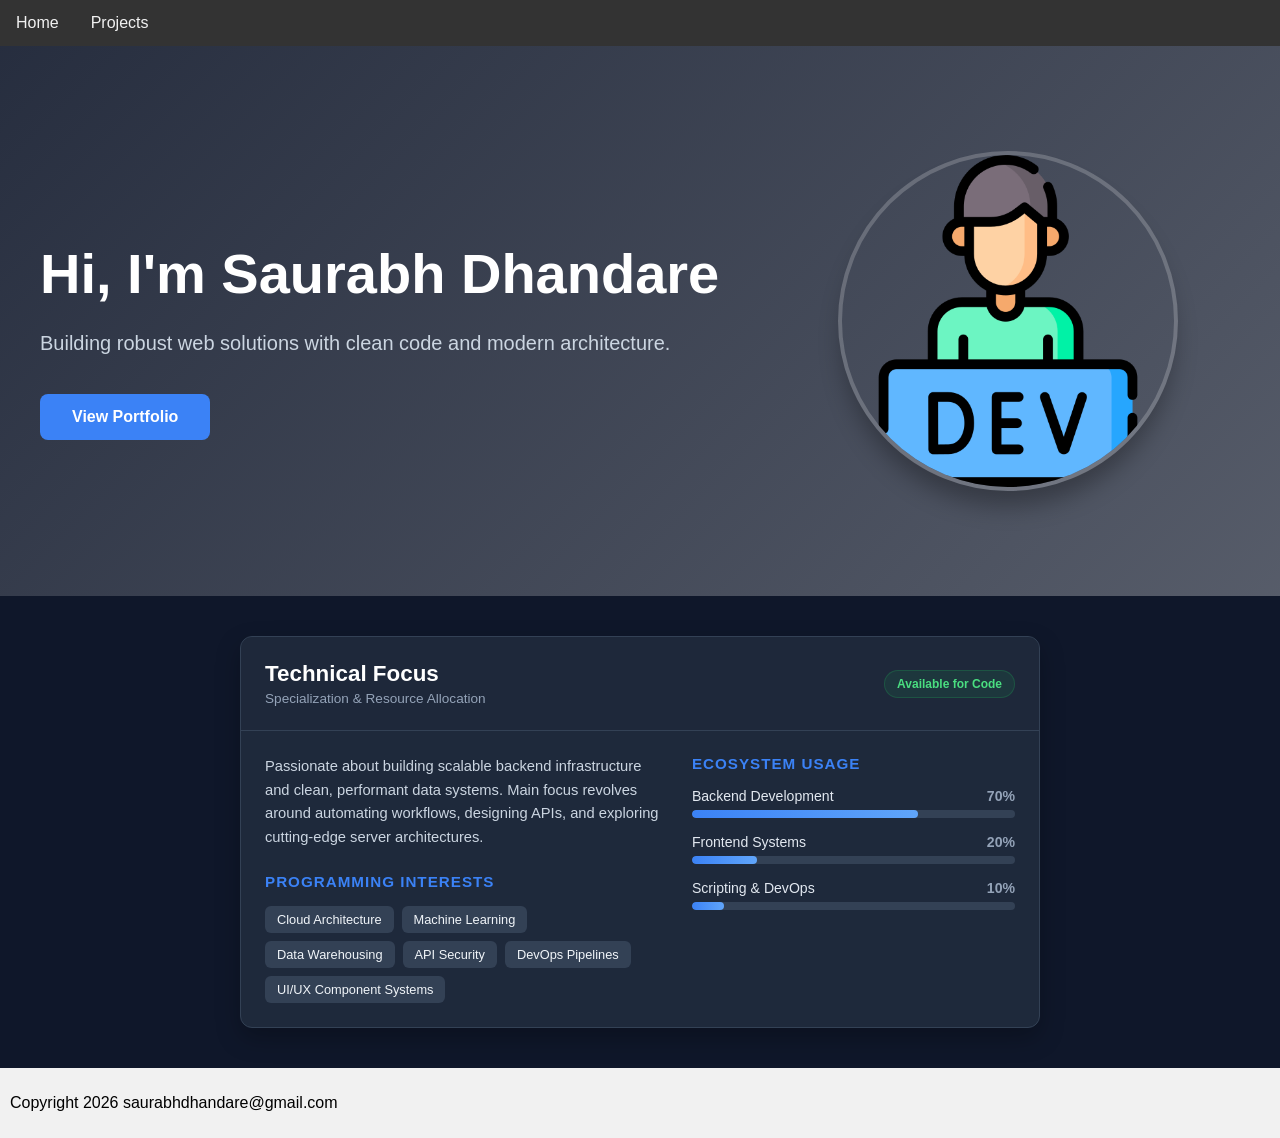
<file: index.html>
<!DOCTYPE html>
<html lang="en">
<head>
    <meta charset="UTF-8">
    <meta name="viewport" content="width=device-width, initial-scale=1.0">
    <title>Saurabh Dhandare Portfolio</title>
    <link rel="stylesheet" href="style.css">
</head>
<body>
  <div class="topnav">
  <a href="index.html">Home</a>
  <a href="projects.html">Projects</a>
</div>

<!-- banner -->
 <div class="hero-banner">
  <div class="banner-overlay"></div>
  <div class="banner-container">
    
    <!-- Left Column: Text & CTA -->
    <div class="banner-content">
      <h1 class="banner-title">Hi, I'm Saurabh Dhandare</h1>
      <p class="banner-subtitle">Building robust web solutions with clean code and modern architecture.</p>
      <a href="projects.html" class="banner-btn">View Portfolio</a>
    </div>

    <!-- Right Column: Developer Photo -->
    <div class="banner-photo-wrapper">
      <img src="dev.png" alt="Developer Portrait" class="banner-photo">
    </div>
  </div>
</div>
<div class="profile-box-container">
  
  <!-- Profile Description Box -->
  <div class="profile-box">
    
    <!-- Top Meta Section -->
    <div class="profile-header">
      <div class="profile-title-area">
        <h3 class="profile-name">Technical Focus</h3>
        <p class="profile-tagline">Specialization & Resource Allocation</p>
      </div>
      <span class="status-badge">Available for Code</span>
    </div>

    <!-- Main Content Grid split into Bio & Technical lists -->
    <div class="profile-body">
      
      <!-- Left Column: Core Bio & General Interests -->
      <div class="body-col-left">
        <p class="bio-text">
          Passionate about building scalable backend infrastructure and clean, performant data systems. Main focus revolves around automating workflows, designing APIs, and exploring cutting-edge server architectures.
        </p>
        
        <h4 class="sub-heading">Programming Interests</h4>
        <div class="interests-grid">
          <span class="interest-tag">Cloud Architecture</span>
          <span class="interest-tag">Machine Learning</span>
          <span class="interest-tag">Data Warehousing</span>
          <span class="interest-tag">API Security</span>
          <span class="interest-tag">DevOps Pipelines</span>
          <span class="interest-tag">UI/UX Component Systems</span>
        </div>
      </div>

      <!-- Right Column: Usage & Ecosystem Metrics -->
      <div class="body-col-right">
        <h4 class="sub-heading">Ecosystem Usage</h4>
        
        <!-- Usage Meter 1 -->
        <div class="usage-item">
          <div class="usage-meta">
            <span class="lang-name">Backend Development</span>
            <span class="percentage">70%</span>
          </div>
          <div class="progress-bar">
            <div class="fill-bar" style="width: 70%;"></div>
          </div>
        </div>

        <!-- Usage Meter 2 -->
        <div class="usage-item">
          <div class="usage-meta">
            <span class="lang-name">Frontend Systems</span>
            <span class="percentage">20%</span>
          </div>
          <div class="progress-bar">
            <div class="fill-bar" style="width: 20%;"></div>
          </div>
        </div>

        <!-- Usage Meter 3 -->
        <div class="usage-item">
          <div class="usage-meta">
            <span class="lang-name">Scripting & DevOps</span>
            <span class="percentage">10%</span>
          </div>
          <div class="progress-bar">
            <div class="fill-bar" style="width: 10%;"></div>
          </div>
        </div>

      </div>
    </div>

  </div>
</div>

<div class="footer">
  <p>Copyright 2026 saurabhdhandare@gmail.com</p>
</div>
</body>
</html>
</file>
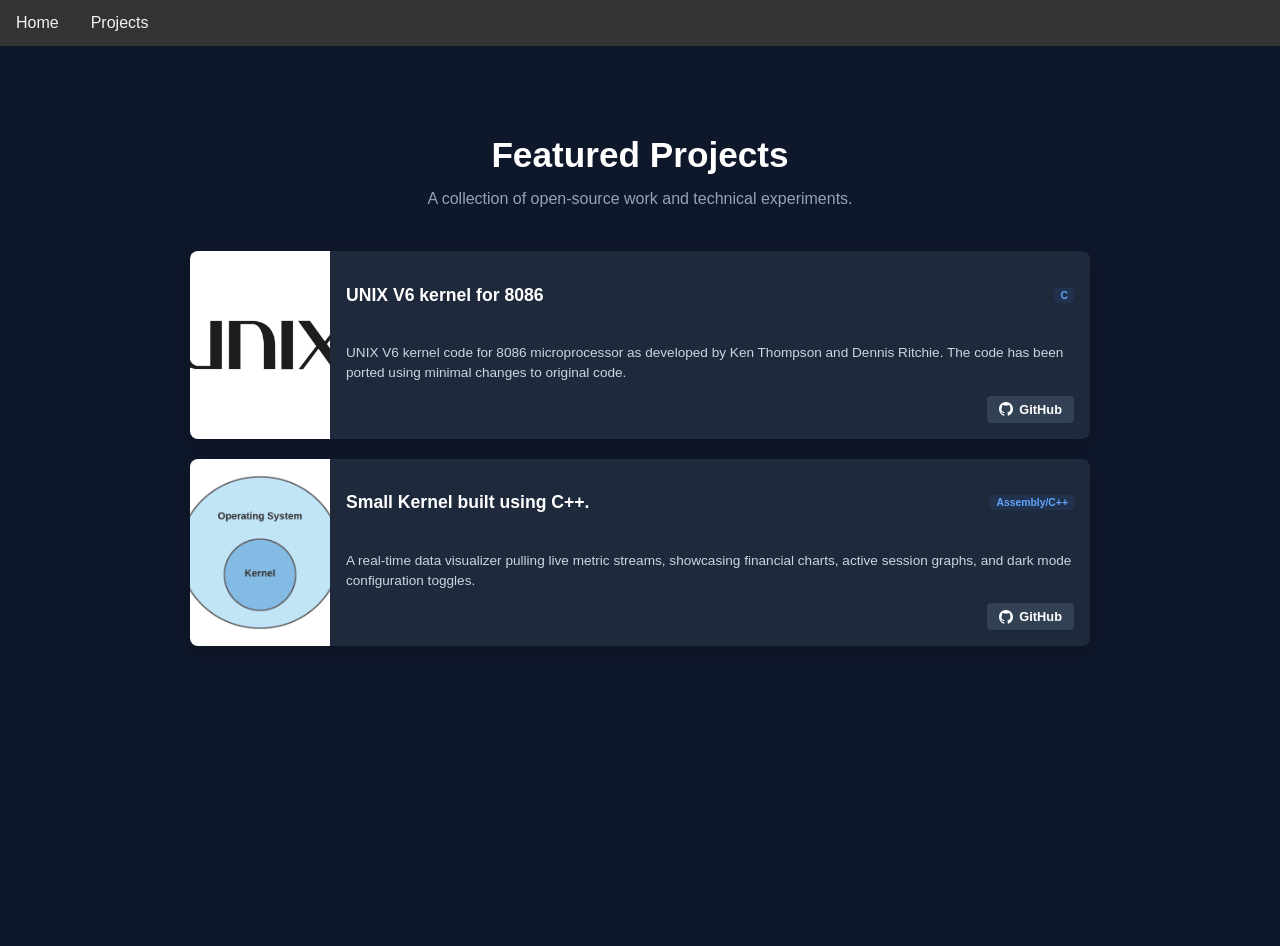
<file: projects.html>
<!DOCTYPE html>
<html lang="en">
<head>
    <meta charset="UTF-8">
    <meta name="viewport" content="width=device-width, initial-scale=1.0">
    <title>Saurabh Dhandare Portfolio</title>
    <link rel="stylesheet" href="style.css">
</head>
<body>
  <div class="topnav">
  <a href="index.html">Home</a>
  <a href="projects.html">Projects</a>
</div>

<div class="projects-section">
  <div class="projects-container">
    
    <!-- Section Header -->
    <div class="projects-header">
      <h2 class="section-title">Featured Projects</h2>
      <p class="section-subtitle">A collection of open-source work and technical experiments.</p>
    </div>

    <!-- Ultra-Compact Projects Layout -->
    <div class="projects-grid">
      
      <!-- Card 1 -->
      <div class="project-card">
        <div class="project-img-wrapper">
          <img src="unix.png" alt="UNIX for 8086" class="project-img">
        </div>
        <div class="project-info">
          <div class="project-meta-row">
            <h3 class="project-name">UNIX V6 kernel for 8086</h3>
            <div class="project-tags">
              <span class="tag">C</span>
            </div>
          </div>
          <p class="project-desc">UNIX V6 kernel code for 8086 microprocessor as developed by Ken Thompson and Dennis Ritchie. The code has been ported using minimal changes to original code.</p>
          <div class="project-links">
            <a href="https://github.com/saurabhdare/UnixV6-8086" target="_blank" rel="noopener noreferrer" class="link-btn github-btn">
              <svg class="icon" viewBox="0 0 24 24"><path d="M12 0c-6.626 0-12 5.373-12 12 0 5.302 3.438 9.8 8.207 11.387.599.111.793-.261.793-.577v-2.234c-3.338.726-4.033-1.416-4.033-1.416-.546-1.387-1.333-1.756-1.333-1.756-1.089-.745.083-.729.083-.729 1.205.084 1.839 1.237 1.839 1.237 1.07 1.834 2.807 1.304 3.492.997.107-.775.418-1.305.762-1.604-2.665-.305-5.467-1.334-5.467-5.931 0-1.311.469-2.381 1.236-3.221-.124-.303-.535-1.524.117-3.176 0 0 1.008-.322 3.301 1.23.957-.266 1.983-.399 3.003-.404 1.02.005 2.047.138 3.006.404 2.291-1.552 3.297-1.23 3.297-1.23.653 1.653.242 2.874.118 3.176.77.84 1.235 1.911 1.235 3.221 0 4.609-2.807 5.624-5.479 5.921.43.372.823 1.102.823 2.222v3.293c0 .319.192.694.801.576 4.765-1.589 8.199-6.086 8.199-11.386 0-6.627-5.373-12-12-12z"/></svg>
              GitHub
            </a>
          </div>
        </div>
      </div>

      <!-- Card 2 -->
      <div class="project-card">
        <div class="project-img-wrapper">
          <img src="kernel.png" alt="Dashboard Project" class="project-img">
        </div>
        <div class="project-info">
          <div class="project-meta-row">
            <h3 class="project-name">Small Kernel built using C++.</h3>
            <div class="project-tags">
              <span class="tag">Assembly/C++</span>
            </div>
          </div>
          <p class="project-desc">A real-time data visualizer pulling live metric streams, showcasing financial charts, active session graphs, and dark mode configuration toggles.</p>
          <div class="project-links">
            <a href="https://github.com/saurabhdare/kernel" target="_blank" rel="noopener noreferrer" class="link-btn github-btn">
              <svg class="icon" viewBox="0 0 24 24"><path d="M12 0c-6.626 0-12 5.373-12 12 0 5.302 3.438 9.8 8.207 11.387.599.111.793-.261.793-.577v-2.234c-3.338.726-4.033-1.416-4.033-1.416-.546-1.387-1.333-1.756-1.333-1.756-1.089-.745.083-.729.083-.729 1.205.084 1.839 1.237 1.839 1.237 1.07 1.834 2.807 1.304 3.492.997.107-.775.418-1.305.762-1.604-2.665-.305-5.467-1.334-5.467-5.931 0-1.311.469-2.381 1.236-3.221-.124-.303-.535-1.524.117-3.176 0 0 1.008-.322 3.301 1.23.957-.266 1.983-.399 3.003-.404 1.02.005 2.047.138 3.006.404 2.291-1.552 3.297-1.23 3.297-1.23.653 1.653.242 2.874.118 3.176.77.84 1.235 1.911 1.235 3.221 0 4.609-2.807 5.624-5.479 5.921.43.372.823 1.102.823 2.222v3.293c0 .319.192.694.801.576 4.765-1.589 8.199-6.086 8.199-11.386 0-6.627-5.373-12-12-12z"/></svg>
              GitHub
            </a>
          </div>
        </div>
      </div>

    </div>
  </div>
</div>



</body>
</html>
</file>
<file: style.css>
* {
  box-sizing: border-box;
  font-family: Arial, Helvetica, sans-serif;
}

body {
  margin: 0;
  font-family: Arial, Helvetica, sans-serif;
}

/* Style the top navigation bar */
.topnav {
  overflow: hidden;
  background-color: #333;
}

/* Style the topnav links */
.topnav a {
  float: left;
  display: block;
  color: #f2f2f2;
  text-align: center;
  padding: 14px 16px;
  text-decoration: none;
}

/* Change color on hover */
.topnav a:hover {
  background-color: #ddd;
  color: black;
}

/* Banner Main Section */
.hero-banner {
  position: relative;
  width: 100%;
  min-height: 550px;
  background-image: url('https://picsum.photos'); /* Hero background image */
  background-size: cover;
  background-position: center;
  background-repeat: no-repeat;
  display: flex;
  align-items: center;
  justify-content: center;
  padding: 60px 20px;
  overflow: hidden;
  box-sizing: border-box;
}

/* Background Dark Tint Overlay */
.banner-overlay {
  position: absolute;
  top: 0;
  left: 0;
  width: 100%;
  height: 100%;
  background: linear-gradient(135deg, rgba(15, 23, 42, 0.9) 0%, rgba(15, 23, 42, 0.7) 100%);
  z-index: 1;
}

/* Two-Column Layout Grid Container */
.banner-container {
  position: relative;
  z-index: 2;
  width: 100%;
  max-width: 1200px;
  display: grid;
  grid-template-columns: 1.2fr 0.8fr; /* Gives text column slightly more weight */
  gap: 40px;
  align-items: center;
  font-family: 'Segoe UI', Roboto, Helvetica, Arial, sans-serif;
}

/* Left Column Styling */
.banner-content {
  color: #ffffff;
}

.banner-title {
  font-size: 3.5rem;
  margin-bottom: 20px;
  font-weight: 800;
  line-height: 1.2;
}

.banner-subtitle {
  font-size: 1.25rem;
  line-height: 1.6;
  margin-bottom: 35px;
  color: #cbd5e1; /* Smooth grey-blue tone */
}

.banner-btn {
  display: inline-block;
  padding: 14px 32px;
  font-size: 1rem;
  color: #ffffff;
  background-color: #3b82f6; /* Modern indigo/blue */
  text-decoration: none;
  border-radius: 8px;
  font-weight: 600;
  transition: background-color 0.2s ease, transform 0.2s ease;
}

.banner-btn:hover {
  background-color: #2563eb;
  transform: translateY(-2px);
}

/* Right Column & Developer Photo Styling */
.banner-photo-wrapper {
  display: flex;
  justify-content: center;
  align-items: center;
}

.banner-photo {
  width: 100%;
  max-width: 340px;
  height: auto;
  aspect-ratio: 1 / 1; /* Forces a perfect square */
  object-fit: cover;
  border-radius: 50%; /* Rounded circular cut */
  border: 4px solid rgba(255, 255, 255, 0.2);
  box-shadow: 0 20px 25px -5px rgba(0, 0, 0, 0.3);
}

/* Responsive Grid for Mobile Screens */
@media (max-width: 900px) {
  .banner-container {
    grid-template-columns: 1fr; /* Swaps to single-column stacking */
    text-align: center;
    gap: 50px;
  }
  
  .banner-photo-wrapper {
    grid-row: 1; /* Pushes photo above text on mobile devices */
  }

  .banner-photo {
    max-width: 240px; /* Scales down photo for small screens */
  }

  .banner-title {
    font-size: 2.5rem;
  }

  .banner-subtitle {
    font-size: 1.1rem;
  }
}

/* Container Base Styles */
.projects-section {
  background-color: #0f172a;
  padding: 60px 20px;
  min-height: 100vh;
  box-sizing: border-box;
  font-family: 'Segoe UI', Roboto, sans-serif;
}

.projects-container {
  max-width: 900px; /* Narrowed to fit the row style perfectly */
  margin: 0 auto;
}

/* Header Text Styles */
.projects-header {
  text-align: center;
  margin-bottom: 40px;
}

.section-title {
  font-size: 2.2rem;
  color: #ffffff;
  margin-bottom: 12px;
  font-weight: 700;
}

.section-subtitle {
  font-size: 1rem;
  color: #94a3b8;
  max-width: 550px;
  margin: 0 auto;
  line-height: 1.5;
}

/* Flex Column Layout */
.projects-grid {
  display: flex;
  flex-direction: column;
  gap: 20px;
}

/* Horizontal Row Card Configuration */
.project-card {
  background-color: #1e293b;
  border-radius: 8px;
  overflow: hidden;
  box-shadow: 0 4px 15px rgba(0, 0, 0, 0.2);
  display: flex; /* Forces image and info side-by-side */
  transition: transform 0.3s ease, box-shadow 0.3s ease;
}

.project-card:hover {
  transform: translateY(-2px);
  box-shadow: 0 6px 20px rgba(59, 130, 246, 0.1);
}

/* Image Width Cut In Half (Set to fixed width) */
.project-img-wrapper {
  width: 140px; /* Reduced to a minimal thumbnail size */
  min-width: 140px;
  overflow: hidden;
}

.project-img {
  width: 100%;
  height: 100%;
  object-fit: cover;
  transition: transform 0.5s ease;
}

.project-card:hover .project-img {
  transform: scale(1.04);
}

/* Internal Row Info Block */
.project-info {
  padding: 16px;
  display: flex;
  flex-direction: column;
  justify-content: space-between;
  flex-grow: 1;
}

/* Alignment Header Row */
.project-meta-row {
  display: flex;
  align-items: center;
  justify-content: space-between;
  gap: 12px;
  margin-bottom: 6px;
}

.project-name {
  font-size: 1.1rem;
  color: #ffffff;
  font-weight: 600;
}

/* Category Tech Badges */
.project-tags {
  display: flex;
  gap: 6px;
}

.tag {
  background-color: rgba(59, 130, 246, 0.1);
  color: #60a5fa;
  padding: 2px 6px;
  font-size: 0.65rem;
  font-weight: 600;
  border-radius: 4px;
}

.project-desc {
  font-size: 0.85rem;
  color: #cbd5e1;
  line-height: 1.5;
  margin-bottom: 12px;
  
  /* Clips multi-line text cleanly to prevent layout stretching */
  display: -webkit-box;
  -webkit-line-clamp: 2;
  -webkit-box-orient: vertical;
  overflow: hidden;
}

/* Clean Footer Link Style */
.project-links {
  display: flex;
  justify-content: flex-end; /* Align right to clean up card space */
}

.link-btn {
  display: inline-flex;
  align-items: center;
  gap: 6px;
  padding: 6px 12px;
  font-size: 0.8rem;
  font-weight: 600;
  text-decoration: none;
  border-radius: 4px;
  transition: background-color 0.2s ease;
}

.github-btn {
  background-color: #334155;
  color: #ffffff;
}

.github-btn:hover {
  background-color: #475569;
}

/* SVG Inline Properties */
.icon {
  width: 14px;
  height: 14px;
  fill: currentColor;
}

/* Seamless Mobile Responsiveness fallback */
@media (max-width: 580px) {
  .project-card {
    flex-direction: column; /* Reverts back to stacked vertical on tiny viewports */
  }
  .project-img-wrapper {
    width: 100%;
    height: 120px;
  }
  .project-meta-row {
    flex-direction: column;
    align-items: flex-start;
    gap: 4px;
  }
  .project-links {
    justify-content: fill;
  }
  .link-btn {
    width: 100%;
  }
}

/* Container Box Frame Wrapper */
.profile-box-container {
  background-color: #0f172a; /* Blends cleanly with the previous slate themes */
  padding: 40px 20px;
  display: flex;
  justify-content: center;
  align-items: center;
  font-family: 'Segoe UI', Roboto, sans-serif;
  box-sizing: border-box;
}

/* Main Structured Description Box */
.profile-box {
  width: 100%;
  max-width: 800px;
  background-color: #1e293b; /* Dark card block tint background */
  border-radius: 12px;
  border: 1px solid #334155; /* Subtle framing edge definition */
  box-shadow: 0 10px 25px rgba(0, 0, 0, 0.25);
  overflow: hidden;
}

/* Header Banner Region */
.profile-header {
  padding: 24px;
  background-color: rgba(30, 41, 59, 0.5);
  border-bottom: 1px solid #334155;
  display: flex;
  justify-content: space-between;
  align-items: center;
  flex-wrap: wrap;
  gap: 16px;
}

.profile-name {
  font-size: 1.4rem;
  color: #ffffff;
  margin: 0 0 4px 0;
  font-weight: 700;
}

.profile-tagline {
  font-size: 0.85rem;
  color: #94a3b8;
  margin: 0;
}

.status-badge {
  background-color: rgba(34, 197, 94, 0.1);
  color: #4ade80; /* Clean electric neon emerald signature accent */
  padding: 6px 12px;
  font-size: 0.75rem;
  font-weight: 600;
  border-radius: 20px;
  border: 1px solid rgba(34, 197, 94, 0.2);
}

/* Body Segment Flexible Grid Columns */
.profile-body {
  padding: 24px;
  display: grid;
  grid-template-columns: 1.1fr 0.9fr;
  gap: 32px;
}

.sub-heading {
  font-size: 0.95rem;
  text-transform: uppercase;
  letter-spacing: 1px;
  color: #3b82f6; /* Styled blue marker banner label */
  margin: 0 0 16px 0;
  font-weight: 700;
}

/* Column Left: Paragraph & Tech Tag Bubbles */
.bio-text {
  font-size: 0.92rem;
  color: #cbd5e1;
  line-height: 1.6;
  margin: 0 0 24px 0;
}

.interests-grid {
  display: flex;
  flex-wrap: wrap;
  gap: 8px;
}

.interest-tag {
  background-color: #334155;
  color: #f1f5f9;
  padding: 6px 12px;
  font-size: 0.8rem;
  font-weight: 500;
  border-radius: 6px;
  transition: background-color 0.2s ease, transform 0.2s ease;
}

.interest-tag:hover {
  background-color: #475569;
  transform: translateY(-1px);
}

/* Column Right: Tracking Progress Track Meters */
.usage-item {
  margin-bottom: 16px;
}

.usage-item:last-child {
  margin-bottom: 0;
}

.usage-meta {
  display: flex;
  justify-content: space-between;
  font-size: 0.88rem;
  margin-bottom: 6px;
}

.lang-name {
  color: #e2e8f0;
  font-weight: 500;
}

.percentage {
  color: #94a3b8;
  font-weight: 600;
}

/* Visual Progress Metrics Bar Elements */
.progress-bar {
  width: 100%;
  height: 8px;
  background-color: #334155;
  border-radius: 4px;
  overflow: hidden;
}

.fill-bar {
  height: 100%;
  background: linear-gradient(90deg, #3b82f6 0%, #60a5fa 100%); /* Blue gradient fill bar styling */
  border-radius: 4px;
}

/* Fully Scalable Mobile Optimization Layout Rules */
@media (max-width: 680px) {
  .profile-body {
    grid-template-columns: 1fr; /* Force elements to fold vertically into 1 single column */
    gap: 24px;
  }
}

/* Style the footer */
.footer {
  background-color: #f1f1f1;
  padding: 10px;
}
</file>
